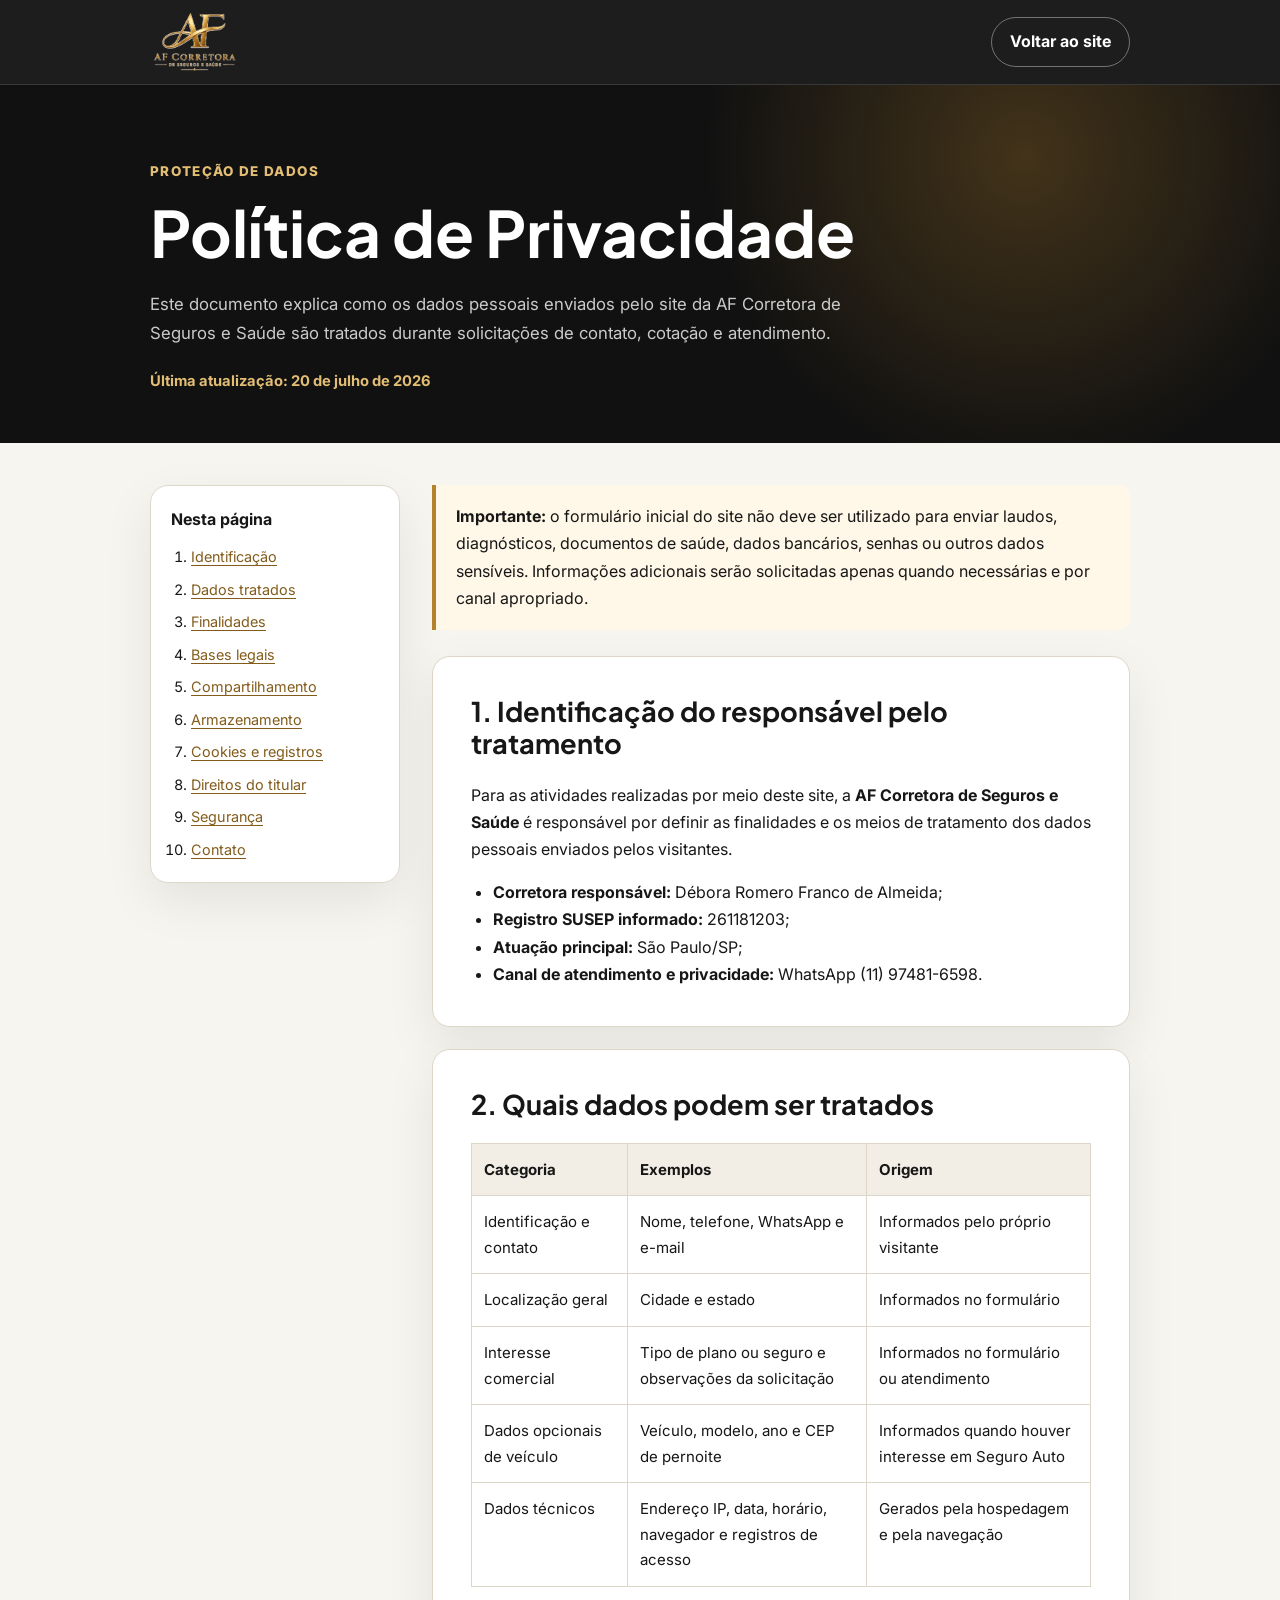
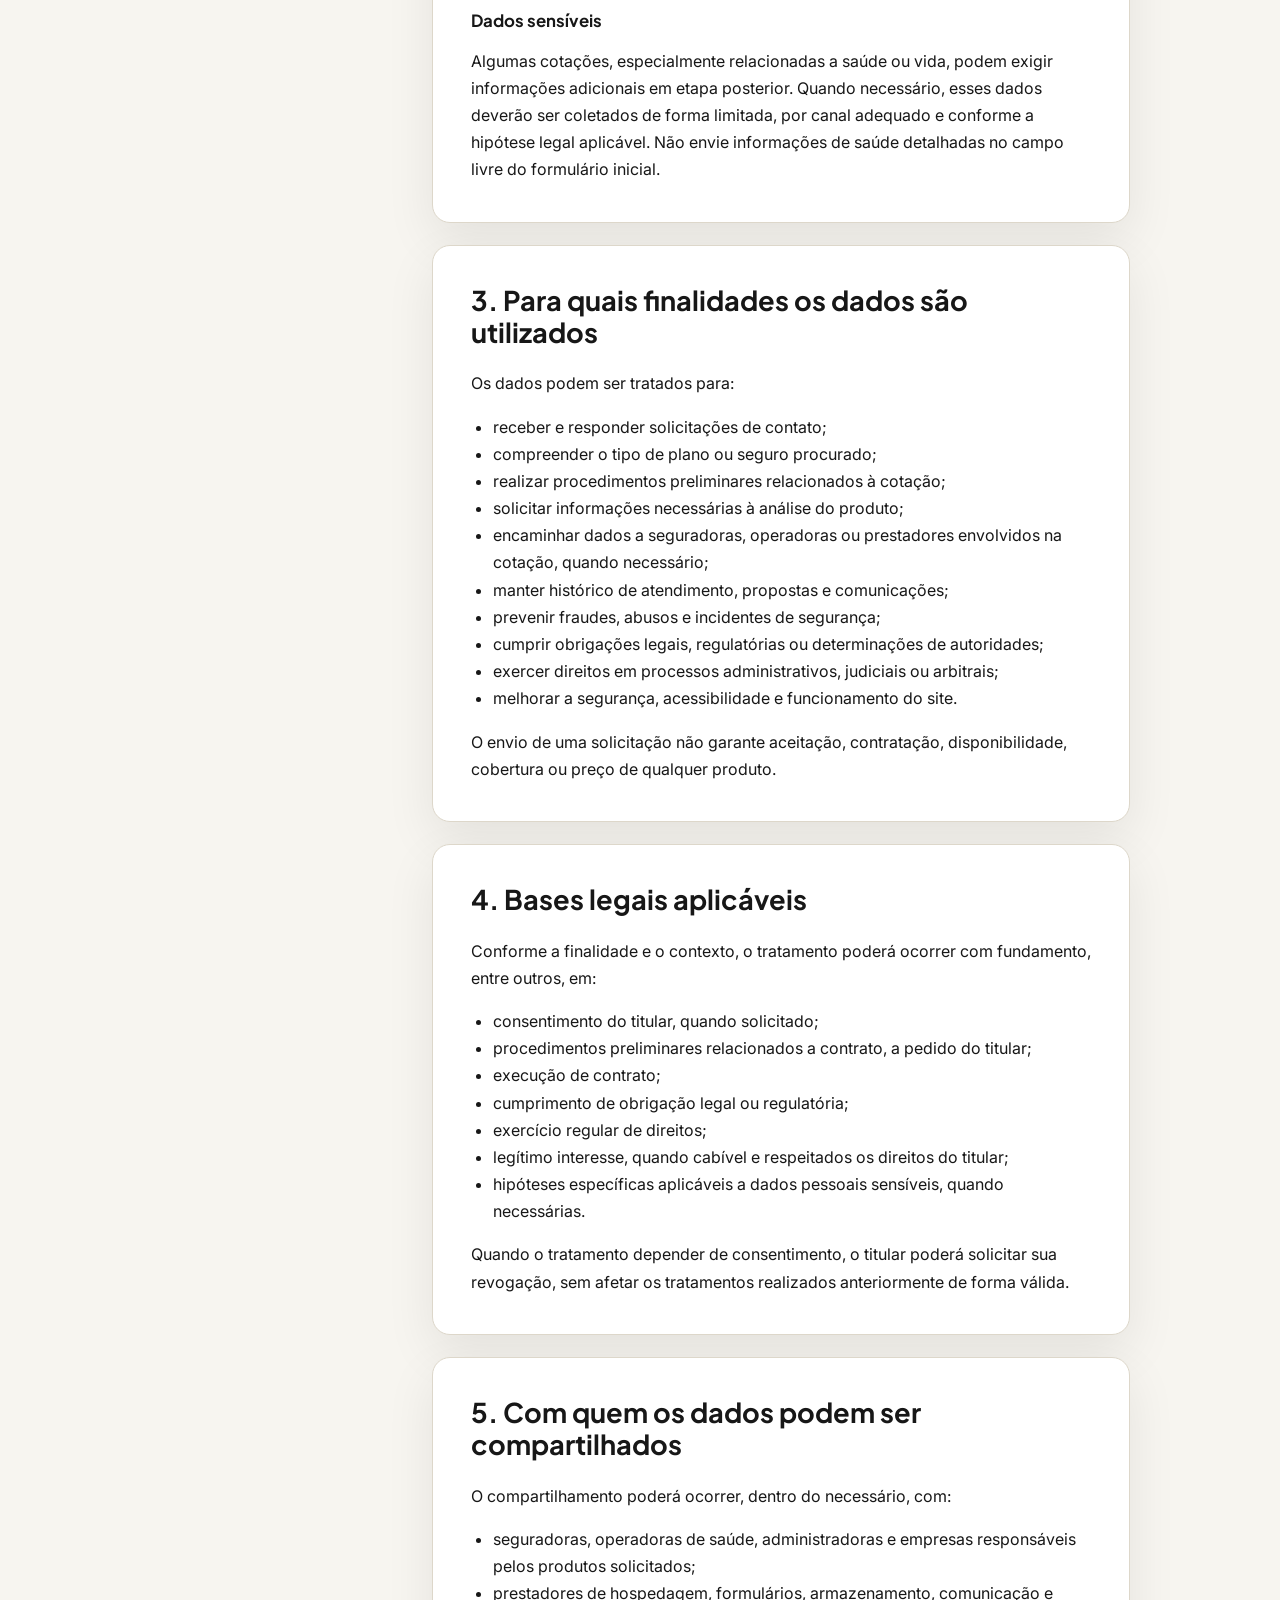
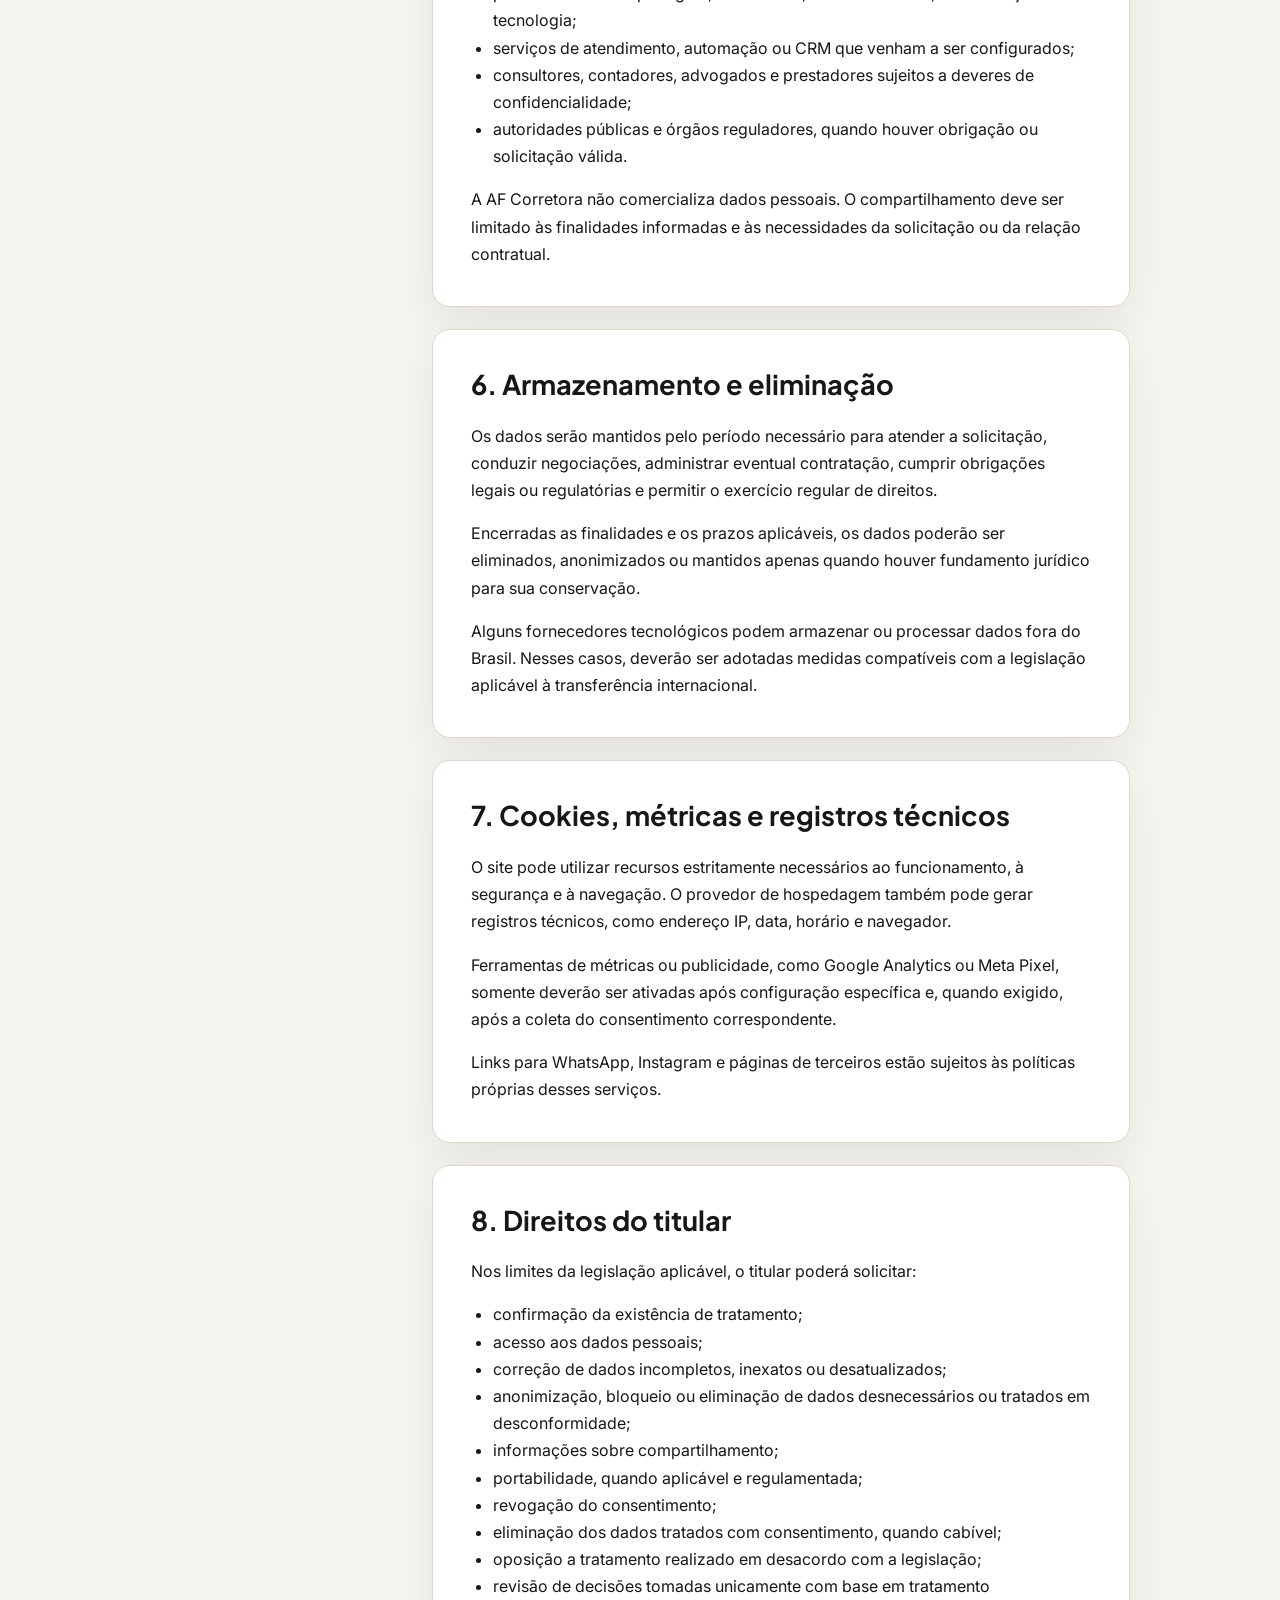
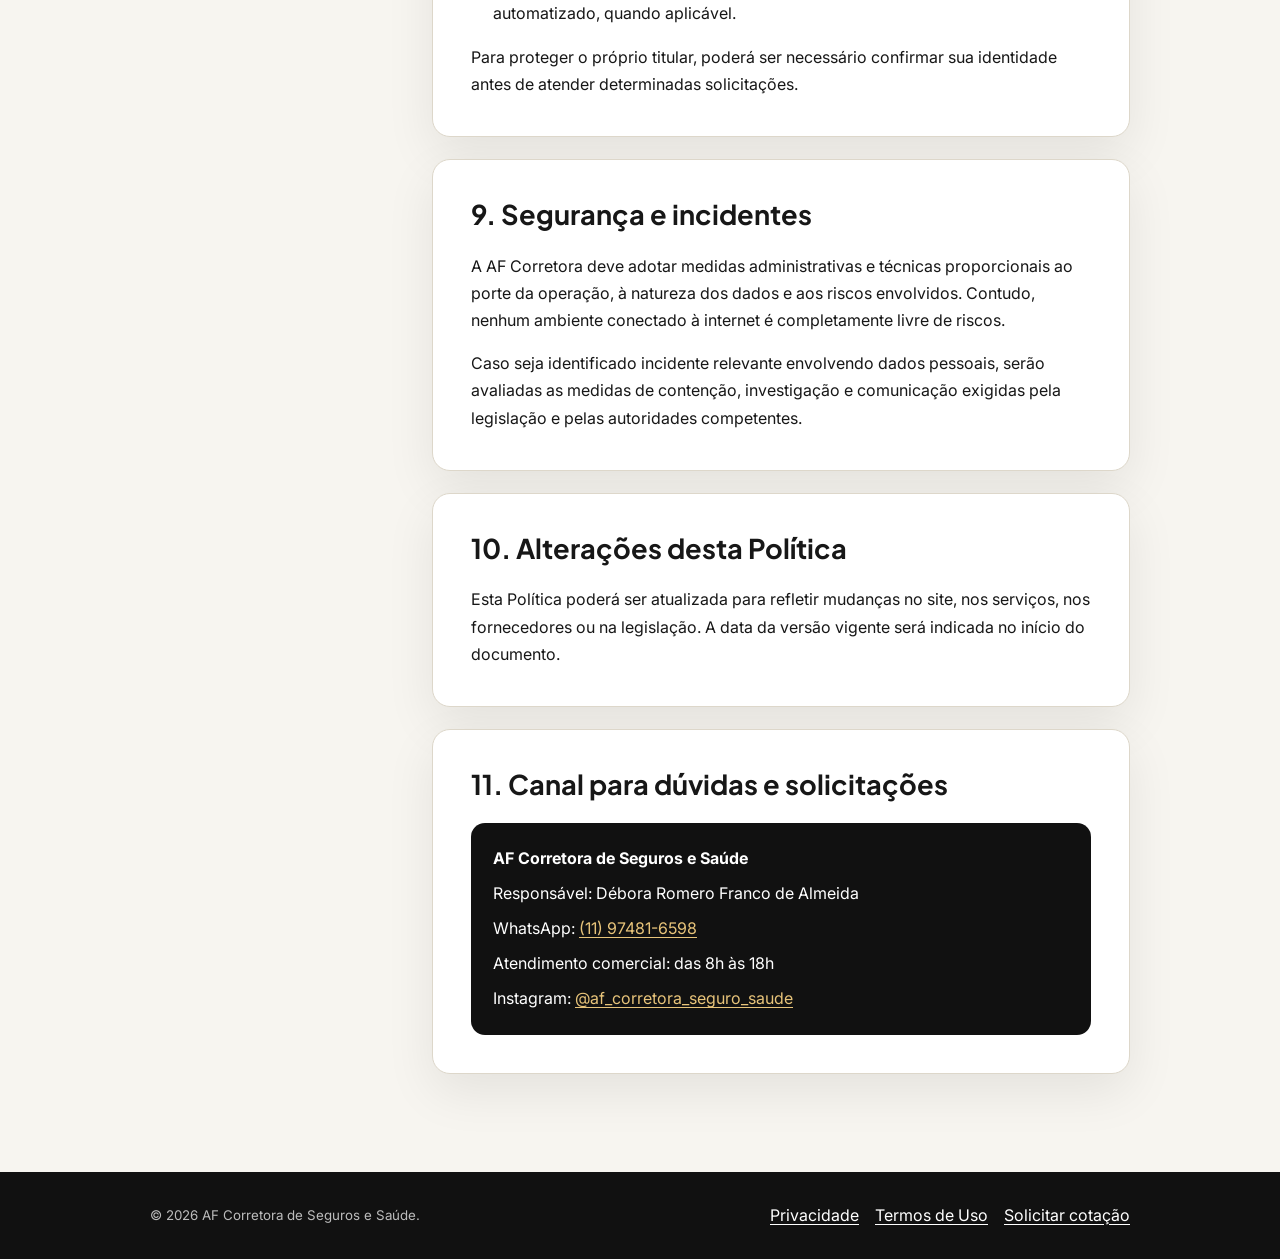
<file: politica-de-privacidade.html>
<!doctype html>
<html lang="pt-BR">
<head>
  <title>Política de Privacidade | AF Corretora</title>
  <meta
    name="description"
    content="Saiba como a AF Corretora coleta, utiliza, protege e compartilha dados pessoais enviados pelo site."
  />

  <meta charset="utf-8" />
  <meta name="viewport" content="width=device-width, initial-scale=1" />
  <meta name="robots" content="index, follow" />
  <meta name="author" content="AF Corretora de Seguros e Saúde" />
  <meta name="theme-color" content="#111111" />

  <link rel="preconnect" href="https://fonts.googleapis.com" />
  <link rel="preconnect" href="https://fonts.gstatic.com" crossorigin />
  <link
    href="https://fonts.googleapis.com/css2?family=Inter:wght@400;500;600;700&family=Plus+Jakarta+Sans:wght@600;700;800&display=swap"
    rel="stylesheet"
  />

  <style>
    :root {
      --background: #f7f5f0;
      --surface: #ffffff;
      --text: #171717;
      --muted: #646464;
      --border: #ddd7ca;
      --gold: #b5822e;
      --gold-dark: #835c1b;
      --black: #111111;
      --focus: #0b63ce;
      --radius: 18px;
      --shadow: 0 18px 50px rgb(0 0 0 / 8%);
      font-family: "Inter", system-ui, sans-serif;
      color: var(--text);
      background: var(--background);
    }

    * {
      box-sizing: border-box;
    }

    html {
      scroll-behavior: smooth;
    }

    body {
      margin: 0;
      color: var(--text);
      background: var(--background);
      line-height: 1.7;
    }

    a {
      color: var(--gold-dark);
      text-underline-offset: 3px;
    }

    a:hover {
      color: var(--black);
    }

    a:focus-visible,
    button:focus-visible {
      outline: 3px solid var(--focus);
      outline-offset: 4px;
    }

    .skip-link {
      position: fixed;
      top: 10px;
      left: 10px;
      z-index: 1000;
      transform: translateY(-160%);
      padding: 10px 14px;
      border-radius: 8px;
      color: #fff;
      background: var(--black);
    }

    .skip-link:focus {
      transform: translateY(0);
    }

    .container {
      width: min(100% - 32px, 980px);
      margin-inline: auto;
    }

    .site-header {
      position: sticky;
      top: 0;
      z-index: 20;
      border-bottom: 1px solid rgb(255 255 255 / 12%);
      background: rgb(17 17 17 / 95%);
      backdrop-filter: blur(12px);
    }

    .header-inner {
      min-height: 84px;
      display: flex;
      align-items: center;
      justify-content: space-between;
      gap: 24px;
    }

    .brand-logo {
      display: block;
      width: auto;
      height: 64px;
      max-width: 230px;
      object-fit: contain;
    }

    .header-link {
      display: inline-flex;
      align-items: center;
      justify-content: center;
      min-height: 44px;
      padding: 10px 18px;
      border: 1px solid rgb(255 255 255 / 38%);
      border-radius: 999px;
      color: #fff;
      font-weight: 700;
      text-decoration: none;
    }

    .header-link:hover {
      color: var(--black);
      background: #fff;
    }

    .legal-hero {
      padding: 72px 0 34px;
      color: #fff;
      background:
        radial-gradient(circle at 80% 20%, rgb(181 130 46 / 30%), transparent 30%),
        var(--black);
    }

    .eyebrow {
      display: inline-block;
      margin-bottom: 12px;
      color: #e2bd74;
      font-size: 0.84rem;
      font-weight: 800;
      letter-spacing: 0.1em;
      text-transform: uppercase;
    }

    h1,
    h2,
    h3 {
      font-family: "Plus Jakarta Sans", system-ui, sans-serif;
      line-height: 1.18;
    }

    h1 {
      max-width: 800px;
      margin: 0;
      font-size: clamp(2rem, 6vw, 4rem);
    }

    .hero-description {
      max-width: 760px;
      margin: 20px 0 0;
      color: rgb(255 255 255 / 78%);
      font-size: 1.05rem;
    }

    .updated {
      margin-top: 22px;
      color: #e2bd74;
      font-size: 0.92rem;
      font-weight: 700;
    }

    .legal-layout {
      display: grid;
      grid-template-columns: 250px minmax(0, 1fr);
      gap: 32px;
      align-items: start;
      padding: 42px 0 76px;
    }

    .legal-nav {
      position: sticky;
      top: 110px;
      padding: 20px;
      border: 1px solid var(--border);
      border-radius: var(--radius);
      background: var(--surface);
      box-shadow: var(--shadow);
    }

    .legal-nav strong {
      display: block;
      margin-bottom: 12px;
    }

    .legal-nav ol {
      display: grid;
      gap: 8px;
      margin: 0;
      padding-left: 20px;
      font-size: 0.9rem;
    }

    .legal-content {
      min-width: 0;
    }

    .notice {
      margin-bottom: 26px;
      padding: 18px 20px;
      border-left: 4px solid var(--gold);
      border-radius: 0 12px 12px 0;
      background: #fff7e7;
    }

    .legal-section {
      margin-bottom: 22px;
      padding: clamp(22px, 4vw, 38px);
      border: 1px solid var(--border);
      border-radius: var(--radius);
      background: var(--surface);
      box-shadow: var(--shadow);
    }

    .legal-section h2 {
      margin-top: 0;
      font-size: clamp(1.25rem, 3vw, 1.7rem);
    }

    .legal-section h3 {
      margin-top: 24px;
      font-size: 1.05rem;
    }

    .legal-section p:last-child,
    .legal-section ul:last-child {
      margin-bottom: 0;
    }

    .legal-section ul,
    .legal-section ol {
      padding-left: 22px;
    }

    .data-table {
      width: 100%;
      border-collapse: collapse;
      margin-top: 16px;
      font-size: 0.94rem;
    }

    .data-table th,
    .data-table td {
      padding: 13px 12px;
      border: 1px solid var(--border);
      text-align: left;
      vertical-align: top;
    }

    .data-table th {
      background: #f2eee5;
    }

    .contact-card {
      display: grid;
      gap: 8px;
      padding: 22px;
      border-radius: 14px;
      color: #fff;
      background: var(--black);
    }

    .contact-card a {
      color: #e8c47a;
    }

    .site-footer {
      padding: 30px 0;
      color: rgb(255 255 255 / 72%);
      background: var(--black);
    }

    .footer-inner {
      display: flex;
      justify-content: space-between;
      gap: 24px;
      align-items: center;
      flex-wrap: wrap;
    }

    .footer-links {
      display: flex;
      flex-wrap: wrap;
      gap: 16px;
    }

    .footer-links a {
      color: #fff;
    }

    @media (max-width: 820px) {
      .legal-layout {
        grid-template-columns: 1fr;
      }

      .legal-nav {
        position: static;
      }
    }

    @media (max-width: 560px) {
      .header-inner {
        min-height: 72px;
      }

      .brand-logo {
        height: 50px;
        max-width: 175px;
      }

      .header-link {
        padding: 8px 12px;
        font-size: 0.86rem;
      }

      .legal-hero {
        padding-top: 52px;
      }

      .data-table,
      .data-table tbody,
      .data-table tr,
      .data-table th,
      .data-table td {
        display: block;
        width: 100%;
      }

      .data-table thead {
        display: none;
      }

      .data-table tr {
        margin-bottom: 14px;
        border: 1px solid var(--border);
      }

      .data-table td {
        border: 0;
        border-bottom: 1px solid var(--border);
      }

      .data-table td:last-child {
        border-bottom: 0;
      }
    }

    @media print {
      .site-header,
      .legal-nav,
      .site-footer {
        display: none;
      }

      .legal-hero {
        padding: 20px 0;
        color: #000;
        background: #fff;
      }

      .hero-description,
      .updated,
      .eyebrow {
        color: #000;
      }

      .legal-layout {
        display: block;
        padding-top: 20px;
      }

      .legal-section {
        break-inside: avoid;
        box-shadow: none;
      }
    }
  </style>

</head>
<body>

  <a class="skip-link" href="#conteudo">Pular para o conteúdo</a>

  <header class="site-header">
    <div class="container header-inner">
      <a href="./index.html" aria-label="Voltar para a página inicial da AF Corretora">
        <img
          src="./assets/img/logo-af-corretora.png"
          alt="AF Corretora de Seguros e Saúde"
          class="brand-logo"
          width="300"
          height="180"
        />
      </a>

      <a class="header-link" href="./index.html">Voltar ao site</a>
    </div>
  </header>


  <main id="conteudo">
    <section class="legal-hero">
      <div class="container">
        <span class="eyebrow">Proteção de dados</span>
        <h1>Política de Privacidade</h1>
        <p class="hero-description">
          Este documento explica como os dados pessoais enviados pelo site da
          AF Corretora de Seguros e Saúde são tratados durante solicitações de
          contato, cotação e atendimento.
        </p>
        <p class="updated">Última atualização: 20 de julho de 2026</p>
      </div>
    </section>

    <div class="container legal-layout">
      <nav class="legal-nav" aria-label="Índice da Política de Privacidade">
        <strong>Nesta página</strong>
        <ol>
          <li><a href="#identificacao">Identificação</a></li>
          <li><a href="#dados">Dados tratados</a></li>
          <li><a href="#finalidades">Finalidades</a></li>
          <li><a href="#bases">Bases legais</a></li>
          <li><a href="#compartilhamento">Compartilhamento</a></li>
          <li><a href="#armazenamento">Armazenamento</a></li>
          <li><a href="#cookies">Cookies e registros</a></li>
          <li><a href="#direitos">Direitos do titular</a></li>
          <li><a href="#seguranca">Segurança</a></li>
          <li><a href="#contato">Contato</a></li>
        </ol>
      </nav>

      <div class="legal-content">
        <div class="notice">
          <strong>Importante:</strong> o formulário inicial do site não deve ser
          utilizado para enviar laudos, diagnósticos, documentos de saúde,
          dados bancários, senhas ou outros dados sensíveis. Informações adicionais
          serão solicitadas apenas quando necessárias e por canal apropriado.
        </div>

        <section id="identificacao" class="legal-section">
          <h2>1. Identificação do responsável pelo tratamento</h2>
          <p>
            Para as atividades realizadas por meio deste site, a
            <strong>AF Corretora de Seguros e Saúde</strong> é responsável por
            definir as finalidades e os meios de tratamento dos dados pessoais
            enviados pelos visitantes.
          </p>
          <ul>
            <li><strong>Corretora responsável:</strong> Débora Romero Franco de Almeida;</li>
            <li><strong>Registro SUSEP informado:</strong> 261181203;</li>
            <li><strong>Atuação principal:</strong> São Paulo/SP;</li>
            <li><strong>Canal de atendimento e privacidade:</strong> WhatsApp (11) 97481-6598.</li>
          </ul>
          <!-- PENDENTE: acrescentar e-mail de privacidade e endereço após confirmação formal. -->
        </section>

        <section id="dados" class="legal-section">
          <h2>2. Quais dados podem ser tratados</h2>

          <table class="data-table">
            <thead>
              <tr>
                <th>Categoria</th>
                <th>Exemplos</th>
                <th>Origem</th>
              </tr>
            </thead>
            <tbody>
              <tr>
                <td>Identificação e contato</td>
                <td>Nome, telefone, WhatsApp e e-mail</td>
                <td>Informados pelo próprio visitante</td>
              </tr>
              <tr>
                <td>Localização geral</td>
                <td>Cidade e estado</td>
                <td>Informados no formulário</td>
              </tr>
              <tr>
                <td>Interesse comercial</td>
                <td>Tipo de plano ou seguro e observações da solicitação</td>
                <td>Informados no formulário ou atendimento</td>
              </tr>
              <tr>
                <td>Dados opcionais de veículo</td>
                <td>Veículo, modelo, ano e CEP de pernoite</td>
                <td>Informados quando houver interesse em Seguro Auto</td>
              </tr>
              <tr>
                <td>Dados técnicos</td>
                <td>Endereço IP, data, horário, navegador e registros de acesso</td>
                <td>Gerados pela hospedagem e pela navegação</td>
              </tr>
            </tbody>
          </table>

          <h3>Dados sensíveis</h3>
          <p>
            Algumas cotações, especialmente relacionadas a saúde ou vida, podem
            exigir informações adicionais em etapa posterior. Quando necessário,
            esses dados deverão ser coletados de forma limitada, por canal adequado
            e conforme a hipótese legal aplicável. Não envie informações de saúde
            detalhadas no campo livre do formulário inicial.
          </p>
        </section>

        <section id="finalidades" class="legal-section">
          <h2>3. Para quais finalidades os dados são utilizados</h2>
          <p>Os dados podem ser tratados para:</p>
          <ul>
            <li>receber e responder solicitações de contato;</li>
            <li>compreender o tipo de plano ou seguro procurado;</li>
            <li>realizar procedimentos preliminares relacionados à cotação;</li>
            <li>solicitar informações necessárias à análise do produto;</li>
            <li>encaminhar dados a seguradoras, operadoras ou prestadores envolvidos na cotação, quando necessário;</li>
            <li>manter histórico de atendimento, propostas e comunicações;</li>
            <li>prevenir fraudes, abusos e incidentes de segurança;</li>
            <li>cumprir obrigações legais, regulatórias ou determinações de autoridades;</li>
            <li>exercer direitos em processos administrativos, judiciais ou arbitrais;</li>
            <li>melhorar a segurança, acessibilidade e funcionamento do site.</li>
          </ul>
          <p>
            O envio de uma solicitação não garante aceitação, contratação,
            disponibilidade, cobertura ou preço de qualquer produto.
          </p>
        </section>

        <section id="bases" class="legal-section">
          <h2>4. Bases legais aplicáveis</h2>
          <p>
            Conforme a finalidade e o contexto, o tratamento poderá ocorrer com
            fundamento, entre outros, em:
          </p>
          <ul>
            <li>consentimento do titular, quando solicitado;</li>
            <li>procedimentos preliminares relacionados a contrato, a pedido do titular;</li>
            <li>execução de contrato;</li>
            <li>cumprimento de obrigação legal ou regulatória;</li>
            <li>exercício regular de direitos;</li>
            <li>legítimo interesse, quando cabível e respeitados os direitos do titular;</li>
            <li>hipóteses específicas aplicáveis a dados pessoais sensíveis, quando necessárias.</li>
          </ul>
          <p>
            Quando o tratamento depender de consentimento, o titular poderá
            solicitar sua revogação, sem afetar os tratamentos realizados
            anteriormente de forma válida.
          </p>
        </section>

        <section id="compartilhamento" class="legal-section">
          <h2>5. Com quem os dados podem ser compartilhados</h2>
          <p>O compartilhamento poderá ocorrer, dentro do necessário, com:</p>
          <ul>
            <li>seguradoras, operadoras de saúde, administradoras e empresas responsáveis pelos produtos solicitados;</li>
            <li>prestadores de hospedagem, formulários, armazenamento, comunicação e tecnologia;</li>
            <li>serviços de atendimento, automação ou CRM que venham a ser configurados;</li>
            <li>consultores, contadores, advogados e prestadores sujeitos a deveres de confidencialidade;</li>
            <li>autoridades públicas e órgãos reguladores, quando houver obrigação ou solicitação válida.</li>
          </ul>
          <p>
            A AF Corretora não comercializa dados pessoais. O compartilhamento
            deve ser limitado às finalidades informadas e às necessidades da
            solicitação ou da relação contratual.
          </p>
        </section>

        <section id="armazenamento" class="legal-section">
          <h2>6. Armazenamento e eliminação</h2>
          <p>
            Os dados serão mantidos pelo período necessário para atender a
            solicitação, conduzir negociações, administrar eventual contratação,
            cumprir obrigações legais ou regulatórias e permitir o exercício
            regular de direitos.
          </p>
          <p>
            Encerradas as finalidades e os prazos aplicáveis, os dados poderão ser
            eliminados, anonimizados ou mantidos apenas quando houver fundamento
            jurídico para sua conservação.
          </p>
          <p>
            Alguns fornecedores tecnológicos podem armazenar ou processar dados
            fora do Brasil. Nesses casos, deverão ser adotadas medidas compatíveis
            com a legislação aplicável à transferência internacional.
          </p>
        </section>

        <section id="cookies" class="legal-section">
          <h2>7. Cookies, métricas e registros técnicos</h2>
          <p>
            O site pode utilizar recursos estritamente necessários ao funcionamento,
            à segurança e à navegação. O provedor de hospedagem também pode gerar
            registros técnicos, como endereço IP, data, horário e navegador.
          </p>
          <p>
            Ferramentas de métricas ou publicidade, como Google Analytics ou Meta
            Pixel, somente deverão ser ativadas após configuração específica e,
            quando exigido, após a coleta do consentimento correspondente.
          </p>
          <p>
            Links para WhatsApp, Instagram e páginas de terceiros estão sujeitos
            às políticas próprias desses serviços.
          </p>
        </section>

        <section id="direitos" class="legal-section">
          <h2>8. Direitos do titular</h2>
          <p>
            Nos limites da legislação aplicável, o titular poderá solicitar:
          </p>
          <ul>
            <li>confirmação da existência de tratamento;</li>
            <li>acesso aos dados pessoais;</li>
            <li>correção de dados incompletos, inexatos ou desatualizados;</li>
            <li>anonimização, bloqueio ou eliminação de dados desnecessários ou tratados em desconformidade;</li>
            <li>informações sobre compartilhamento;</li>
            <li>portabilidade, quando aplicável e regulamentada;</li>
            <li>revogação do consentimento;</li>
            <li>eliminação dos dados tratados com consentimento, quando cabível;</li>
            <li>oposição a tratamento realizado em desacordo com a legislação;</li>
            <li>revisão de decisões tomadas unicamente com base em tratamento automatizado, quando aplicável.</li>
          </ul>
          <p>
            Para proteger o próprio titular, poderá ser necessário confirmar sua
            identidade antes de atender determinadas solicitações.
          </p>
        </section>

        <section id="seguranca" class="legal-section">
          <h2>9. Segurança e incidentes</h2>
          <p>
            A AF Corretora deve adotar medidas administrativas e técnicas
            proporcionais ao porte da operação, à natureza dos dados e aos riscos
            envolvidos. Contudo, nenhum ambiente conectado à internet é
            completamente livre de riscos.
          </p>
          <p>
            Caso seja identificado incidente relevante envolvendo dados pessoais,
            serão avaliadas as medidas de contenção, investigação e comunicação
            exigidas pela legislação e pelas autoridades competentes.
          </p>
        </section>

        <section id="alteracoes" class="legal-section">
          <h2>10. Alterações desta Política</h2>
          <p>
            Esta Política poderá ser atualizada para refletir mudanças no site,
            nos serviços, nos fornecedores ou na legislação. A data da versão
            vigente será indicada no início do documento.
          </p>
        </section>

        <section id="contato" class="legal-section">
          <h2>11. Canal para dúvidas e solicitações</h2>

          <div class="contact-card">
            <strong>AF Corretora de Seguros e Saúde</strong>
            <span>Responsável: Débora Romero Franco de Almeida</span>
            <span>WhatsApp: <a href="https://wa.me/5511974816598" target="_blank" rel="noopener noreferrer">(11) 97481-6598</a></span>
            <span>Atendimento comercial: das 8h às 18h</span>
            <span>Instagram: <a href="https://www.instagram.com/af_corretora_seguro_saude/" target="_blank" rel="noopener noreferrer">@af_corretora_seguro_saude</a></span>
          </div>
        </section>
      </div>
    </div>
  </main>


  <footer class="site-footer">
    <div class="container footer-inner">
      <small>
        © <span id="ano"></span> AF Corretora de Seguros e Saúde.
      </small>

      <nav class="footer-links" aria-label="Documentos legais">
        <a href="./politica-de-privacidade.html">Privacidade</a>
        <a href="./termos-de-uso.html">Termos de Uso</a>
        <a href="./index.html#cotacao">Solicitar cotação</a>
      </nav>
    </div>
  </footer>

  <script>
    document.getElementById("ano").textContent = new Date().getFullYear();
  </script>

</body>
</html>
</file>
